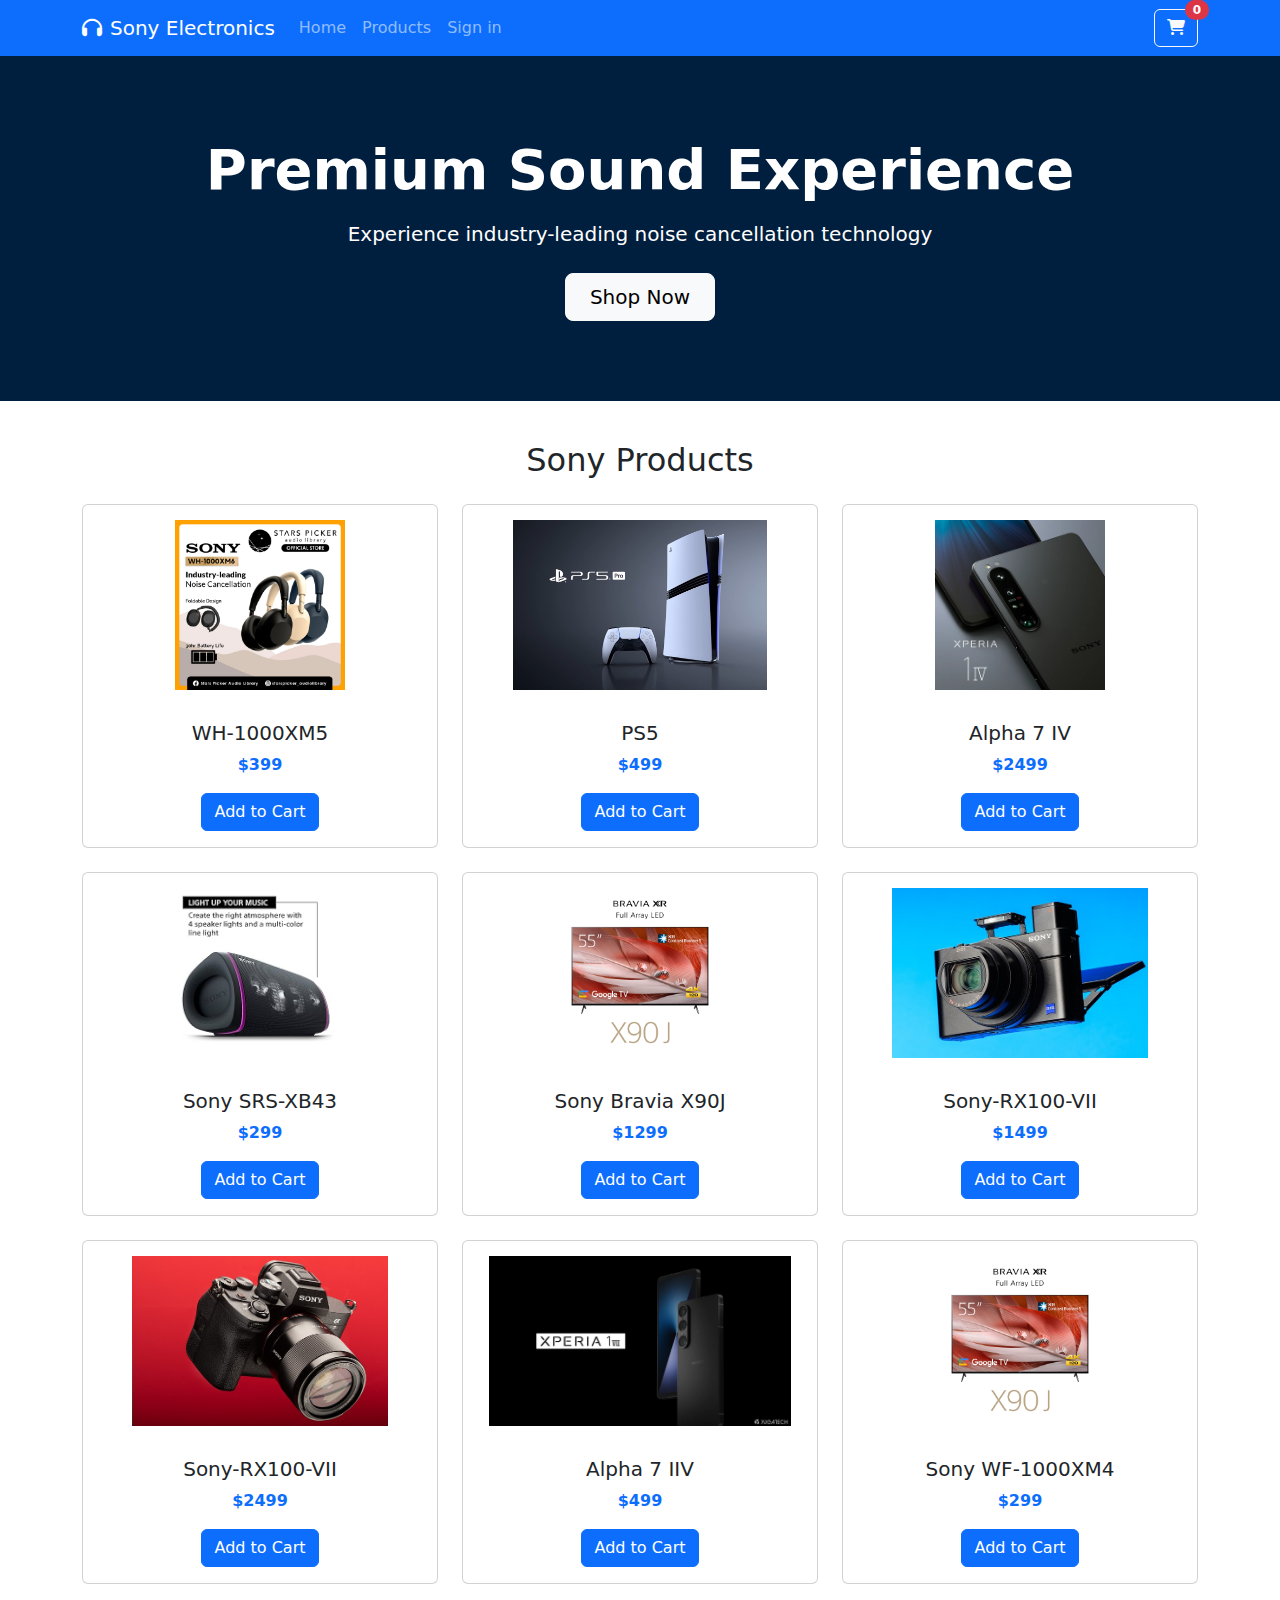
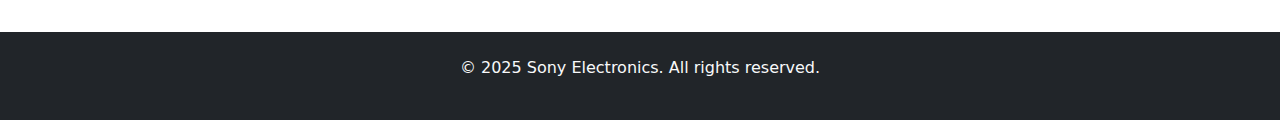
<file: Cart.html>
<!DOCTYPE html>
<html lang="en">
<head>
    <meta charset="UTF-8">
    <meta name="viewport" content="width=device-width, initial-scale=1.0">
    <title>Sony Electronics</title>
    <link href="https://cdn.jsdelivr.net/npm/bootstrap@5.3.0/dist/css/bootstrap.min.css" rel="stylesheet">
    <link rel="stylesheet" href="https://cdnjs.cloudflare.com/ajax/libs/font-awesome/6.4.0/css/all.min.css">
    <style>
        .product-img {
            height: 200px;
            object-fit: contain;
            padding: 15px;
        }
        .cart-img {
            width: 60px;
            height: 60px;
            object-fit: contain;
        }
        #cartTable {
            display: none;
        }
        .cart-badge {
            position: absolute;
            top: -5px;
            right: -5px;
        }
        .hero-section {
            background: linear-gradient(rgba(0,0,0,0.7), rgba(0,0,0,0.7)), #0066cc;
            color: white;
            padding: 80px 0;
            margin-bottom: 40px;
        }
    </style>
</head>
<body>
    <nav class="navbar navbar-expand-lg navbar-dark bg-primary sticky-top">
        <div class="container">
            <a class="navbar-brand" href="#">
                <i class="fas fa-headphones me-2"></i>Sony Electronics
            </a>
            <ul id="menu" class="navbar-nav me-auto">
                    <li class="nav-item">
                        <a class="nav-link" href="index.html">Home</a>
                    </li>
                    <li class="nav-item">
                        <a class="nav-link" href="#products">Products</a>
                    </li>
                    <li class="nav-item">
                        <a class="nav-link" href="sign.html">Sign in</a>
                    </li>
                </ul>
            <button class="btn btn-outline-light position-relative ms-auto" data-bs-toggle="modal" data-bs-target="#cartModal">
                <i class="fas fa-shopping-cart"></i>
                <span id="cartCount" class="position-absolute top-0 start-100 translate-middle badge rounded-pill bg-danger">0</span>
            </button>
        </div>
    </nav>

    <div class="hero-section text-center">
        <div class="container">
            <h1 class="display-4 fw-bold mb-3">Premium Sound Experience</h1>
            <p class="lead mb-4">Experience industry-leading noise cancellation technology</p>
            <a href="#products" class="btn btn-light btn-lg px-4">Shop Now</a>
        </div>
    </div>

    <div class="container mb-5" id="products">
        <h2 class="text-center mb-4">Sony Products</h2>
        <div class="row row-cols-1 row-cols-md-2 row-cols-lg-3 g-4" id="productContainer">
        </div>
    </div>

    <div class="modal fade" id="cartModal" tabindex="-1">
        <div class="modal-dialog modal-lg">
            <div class="modal-content">
                <div class="modal-header">
                    <h5 class="modal-title">Your Shopping Cart</h5>
                    <button type="button" class="btn-close" data-bs-dismiss="modal"></button>
                </div>
                <div class="modal-body">
                    <div id="emptyCart" class="text-center py-4">
                        <i class="fas fa-shopping-cart fa-3x text-muted mb-3"></i>
                        <p class="text-muted">Your cart is empty</p>
                    </div>
                    <div id="cartTable">
                        <div class="table-responsive">
                            <table class="table">
                                <thead>
                                    <tr>
                                        <th>ID</th>
                                        <th>Product</th>
                                        <th>Name</th>
                                        <th>Quantity</th>
                                        <th>Price</th>
                                        <th>Total</th>
                                        <th>Action</th>
                                    </tr>
                                </thead>
                                <tbody id="cartItems">
                                </tbody>
                                <tfoot>
                                    <tr>
                                        <td colspan="5" class="text-end fw-bold">Grand Total:</td>
                                        <td id="cartTotal" class="fw-bold">$0</td>
                                        <td></td>
                                    </tr>
                                </tfoot>
                            </table>
                        </div>
                    </div>
                </div>
                <div class="modal-footer">
                    <button type="button" class="btn btn-secondary" data-bs-dismiss="modal">Continue Shopping</button>
                    <button type="button" class="btn btn-primary" id="checkoutBtn">Checkout</button>
                </div>
            </div>
        </div>
    </div>

    <footer class="bg-dark text-light py-4 mt-5">
        <div class="container text-center">
            <p>&copy; 2025 Sony Electronics. All rights reserved.</p>
        </div>
    </footer>

    <script src="https://cdn.jsdelivr.net/npm/bootstrap@5.3.0/dist/js/bootstrap.bundle.min.js"></script>

</body>
<script src="project.js"></script>
</html>
</file>
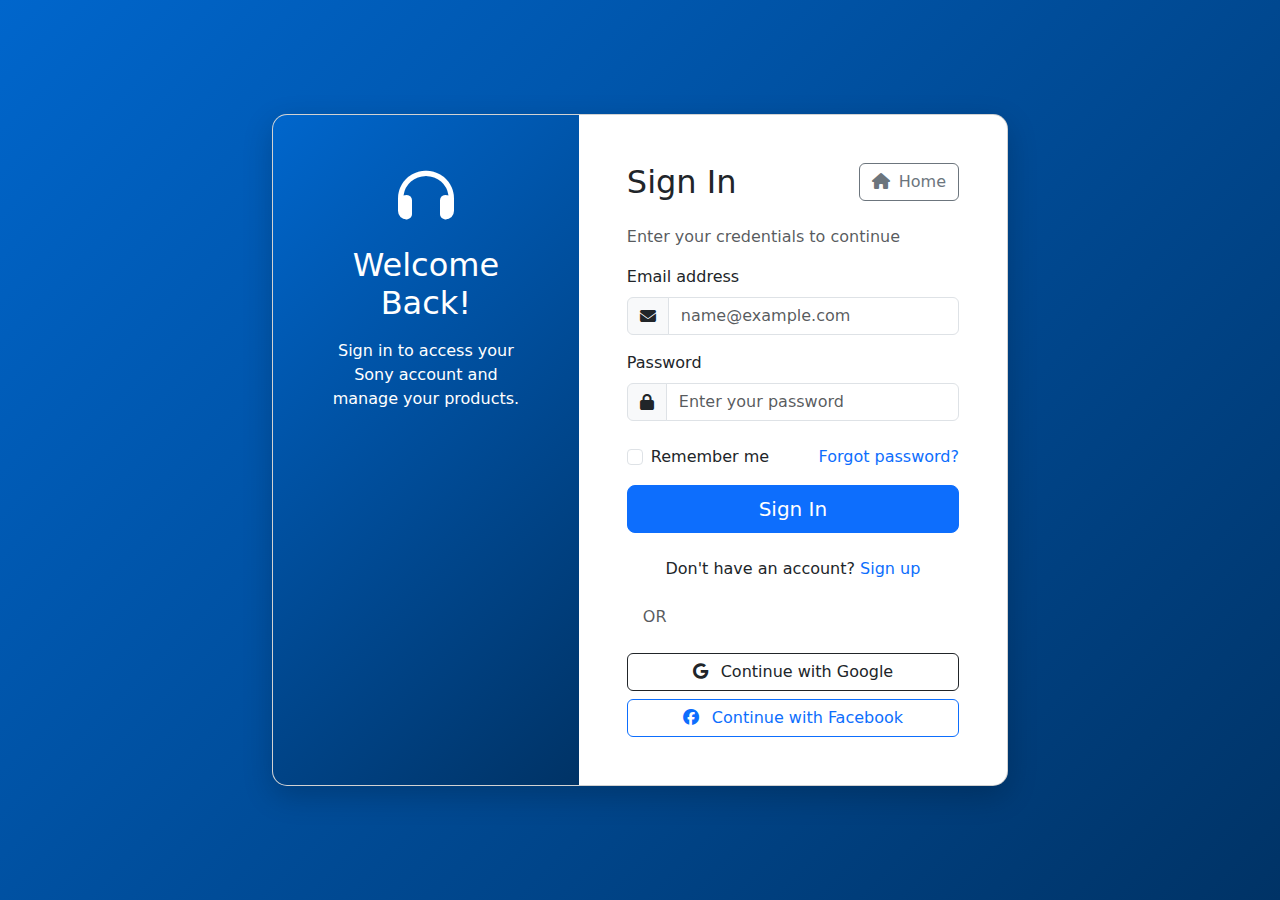
<file: sign.html>
<!DOCTYPE html>
<html lang="en">
<head>
    <meta charset="UTF-8">
    <meta name="viewport" content="width=device-width, initial-scale=1.0">
    <title>Sign In - Sony Electronics</title>
    <link href="https://cdn.jsdelivr.net/npm/bootstrap@5.3.0/dist/css/bootstrap.min.css" rel="stylesheet">
    <link rel="stylesheet" href="https://cdnjs.cloudflare.com/ajax/libs/font-awesome/6.4.0/css/all.min.css">
    <style>
        body {
            background: linear-gradient(135deg, #0066cc 0%, #003366 100%);
            min-height: 100vh;
            display: flex;
            align-items: center;
        }
        .login-card {
            border-radius: 15px;
            overflow: hidden;
            box-shadow: 0 10px 30px rgba(0, 0, 0, 0.2);
        }
        .login-left {
            background: linear-gradient(135deg, #0066cc 0%, #003366 100%);
        }
        .form-control:focus {
            border-color: #0066cc;
            box-shadow: 0 0 0 0.25rem rgba(0, 102, 204, 0.25);
        }
    </style>
</head>
<body>
    <div class="container py-5">
        <div class="row justify-content-center">
            <div class="col-md-10 col-lg-8">
                <div class="card login-card">
                    <div class="row g-0">
                        <div class="col-md-5 d-none d-md-block login-left text-white p-5 d-flex flex-column justify-content-center">
                            <div class="text-center">
                                <div class="display-4 mb-3">
                                    <i class="fas fa-headphones"></i>
                                </div>
                                <h2 class="mb-3">Welcome Back!</h2>
                                <p class="mb-0">Sign in to access your Sony account and manage your products.</p>
                            </div>
                        </div>
                        <div class="col-md-7">
                            <div class="card-body p-5">
                                <div class="d-flex justify-content-between align-items-center mb-4">
                                    <h2 class="card-title mb-0">Sign In</h2>
                                    <a href="index.html" class="btn btn-outline-secondary">
                                        <i class="fas fa-home me-1"></i> Home
                                    </a>
                                </div>
                                <p class="text-muted">Enter your credentials to continue</p>
                                <form id="loginForm">
                                    <div class="mb-3">
                                        <label for="email" class="form-label">Email address</label>
                                        <div class="input-group">
                                            <span class="input-group-text">
                                                <i class="fas fa-envelope"></i>
                                            </span>
                                            <input type="email" class="form-control" id="email" placeholder="name@example.com" required>
                                        </div>
                                    </div>                                    
                                    <div class="mb-4">
                                        <label for="password" class="form-label">Password</label>
                                        <div class="input-group">
                                            <span class="input-group-text">
                                                <i class="fas fa-lock"></i>
                                            </span>
                                            <input type="password" class="form-control" id="password" placeholder="Enter your password" required>
                                        </div>
                                    </div>                                    
                                    <div class="mb-3 form-check">
                                        <input type="checkbox" class="form-check-input" id="rememberMe">
                                        <label class="form-check-label" for="rememberMe">Remember me</label>
                                        <a href="#" class="float-end text-decoration-none">Forgot password?</a>
                                    </div>                                    
                                    <div class="d-grid gap-2">
                                        <button type="submit" class="btn btn-primary btn-lg">Sign In</button>
                                    </div>
                                </form>                              
                                <div class="text-center mt-4">
                                    <p class="mb-0">Don't have an account? <a href="#" class="text-decoration-none">Sign up</a></p>
                                </div>                            
                                <div class="divider d-flex align-items-center my-4">
                                    <p class="text-center mx-3 mb-0 text-muted">OR</p>
                                </div>
                                                                <div class="d-grid gap-2">
                                    <button class="btn btn-outline-dark">
                                        <i class="fab fa-google me-2"></i> Continue with Google
                                    </button>
                                    <button class="btn btn-outline-primary">
                                        <i class="fab fa-facebook me-2"></i> Continue with Facebook
                                    </button>
                                </div>
                            </div>
                        </div>
                    </div>
                </div>
            </div>
        </div>
    </div>
    <script src="https://cdn.jsdelivr.net/npm/bootstrap@5.3.0/dist/js/bootstrap.bundle.min.js"></script>
    <script>
        document.getElementById('loginForm').addEventListener('submit', function(e) {
            e.preventDefault();            
            const email = document.getElementById('email').value;
            const password = document.getElementById('password').value;          
            if (!email || !password) {
                alert('Please fill in all fields');
                return;
            }
            const toast = document.createElement('div');
            toast.className = 'toast align-items-center text-white bg-success position-fixed top-0 end-0 m-3';
            toast.innerHTML = `
                <div class="d-flex">
                    <div class="toast-body">
                        Sign in successful! Redirecting...
                    </div>
                    <button type="button" class="btn-close btn-close-white me-2 m-auto" data-bs-dismiss="toast"></button>
                </div>
            `;
            document.body.appendChild(toast);
            new bootstrap.Toast(toast).show();
            setTimeout(() => {
                window.location.href = 'products.html';
            }, 2000);
        });
    </script>
</body>
</html>
</file>
